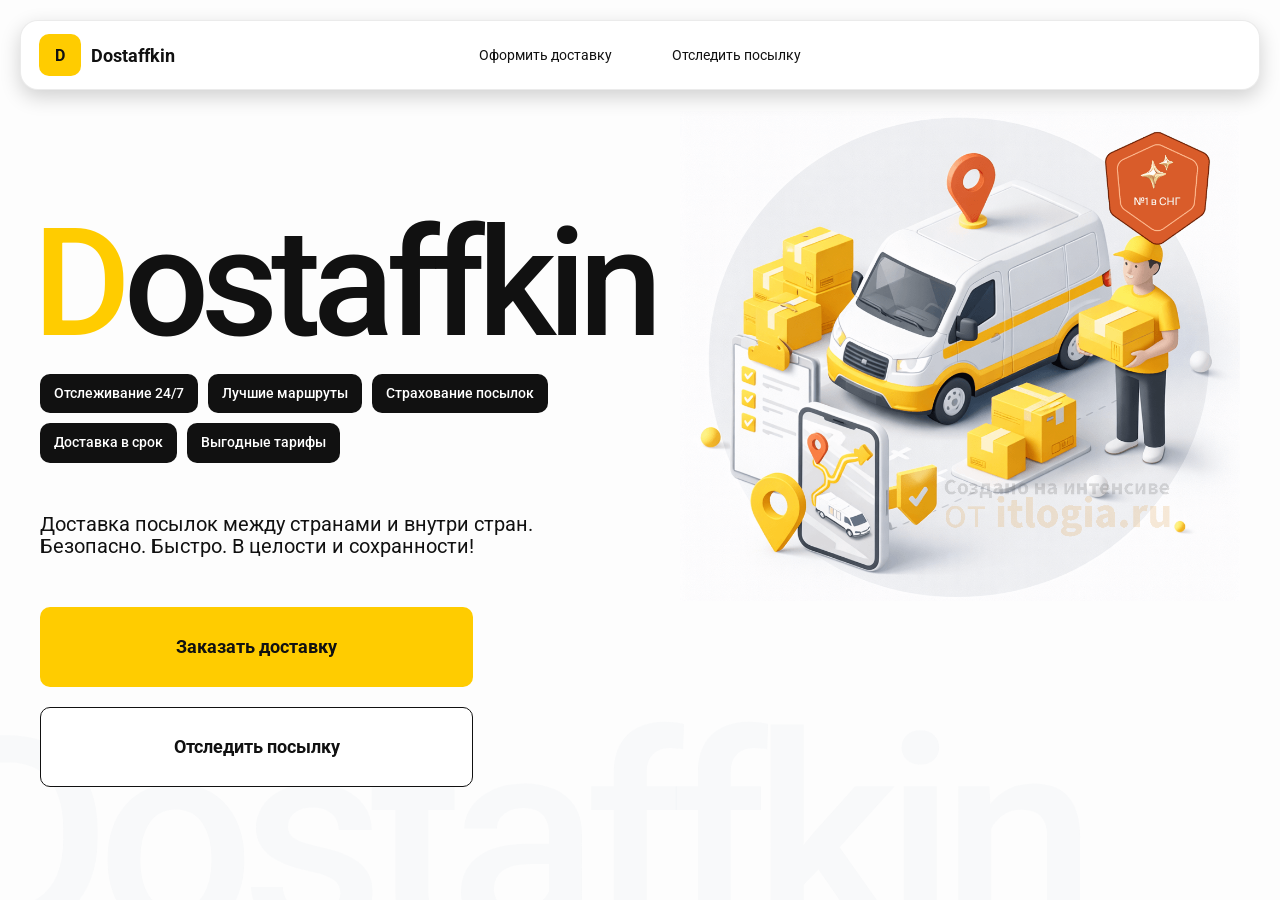
<file: index.html>
<!doctype html>
<html lang="ru">

<head>
    <meta charset="utf-8" />
    <meta name="viewport" content="width=device-width,initial-scale=1,maximum-scale=1,user-scalable=0" />
    <title>Dostaffkin — Доставка посылок между странами и внутри стран. Безопасно. Быстро. В целости и сохранности!
    </title>
    <link rel="stylesheet" href="styles/base.css" />
    <link rel="stylesheet" href="styles/base_adaptive.css" />
    <link rel="stylesheet" href="styles/index.css" />
    <link rel="stylesheet" href="styles/index_adaptive.css" />
</head>

<body>
    <div class="container">
        <header class="header">
            <a class="header-brand" href="#">
                <div class="header-logo">D</div>
                <div class="header-title">Dostaffkin</div>
            </a>
            <nav class="header-menu">
                <a class="header-link" href="./order.html">Оформить <span>доставку</span></a>
                <a class="header-link" href="./track.html">Отследить <span>посылку</span></a>
            </nav>
        </header>
        <main class="main">
            <section class="main-info">
                <div class="main-title">
                    <span>D</span>ostaffkin
                </div>
                <div class="main-features">
                    <div class="main-feature">Отслеживание 24/7</div>
                    <div class="main-feature">Лучшие маршруты</div>
                    <div class="main-feature">Страхование посылок</div>
                    <div class="main-feature">Доставка в срок</div>
                    <div class="main-feature">Выгодные тарифы</div>
                </div>
                <div class="main-description">
                    Доставка посылок между странами и внутри стран.
                    Безопасно. Быстро. В целости и сохранности!
                </div>
                <div class="main-actions">
                    <a class="button" type="button" href="./order.html">Заказать доставку</a>
                    <a class="button button-white" type="button" href="./track.html">Отследить посылку</a>
                </div>
            </section>
            <div class="main-title-ghost">Dostaffkin</div>
            <section class="main-image">
                <img src="images/main-image.png" alt="Main image" />
            </section>
        </main>
    </div>

</body>

</html>
</file>
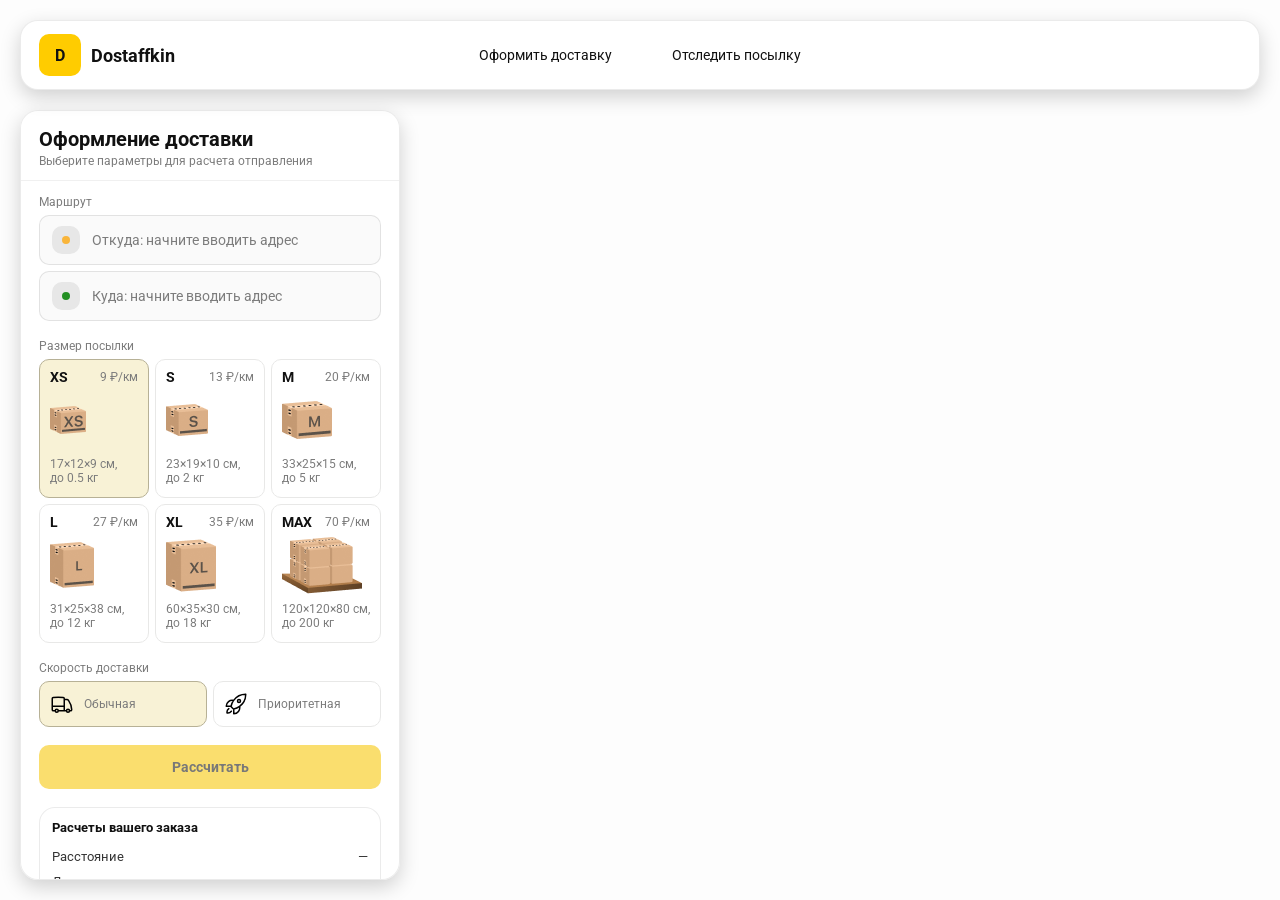
<file: order.html>
<!doctype html>
<html lang="ru">

<head>
    <meta charset="utf-8" />
    <meta name="viewport" content="width=device-width,initial-scale=1,maximum-scale=1,user-scalable=0" />
    <title>Оформление доставки</title>

    <link rel="stylesheet" href="styles/base.css" />
    <link rel="stylesheet" href="styles/base_adaptive.css" />

    <link rel="stylesheet" href="styles/order.css" />
    <link rel="stylesheet" href="styles/order_adaptive.css" />

    <script src="https://api-maps.yandex.ru/2.1/?lang=ru_RU&apikey=1918baf8-54f0-49fd-84ae-bbe6699cab96&suggest_apikey=1ced1fb7-0322-4c0f-8268-cc128cf33e7b" type="text/javascript"></script>
</head>

<body>
    <div id="map"></div>

    <header class="header">
        <a class="header-brand" href="./index.html">
            <div class="header-logo">D</div>
            <div class="header-title">Dostaffkin</div>
        </a>
        <nav class="header-menu">
            <a class="header-link" href="#">Оформить <span>доставку</span></a>
            <a class="header-link" href="./track.html">Отследить <span>посылку</span></a>
        </nav>
    </header>

    <aside class="main" id="sidebar">

        <div class="main-header">
            <div class="main-title">Оформление доставки</div>
            <div class="main-text">Выберите параметры для расчета отправления</div>
        </div>
        <div class="main-content">
            <div class="main-route">
                <div class="main-block-title">Маршрут</div>
                <div class="main-fields">
                    <div class="main-field" id="fromField">
                        <div class="main-pin"></div>
                        <input id="from" placeholder="Откуда: начните вводить адрес" autocomplete="off" />
                        <div class="main-ac" id="fromAc" role="listbox" aria-label="Подсказки адресов"></div>
                    </div>

                    <div class="main-field" id="toField">
                        <div class="main-pin"></div>
                        <input id="to" placeholder="Куда: начните вводить адрес" autocomplete="off" />
                        <div class="main-ac" id="toAc" role="listbox" aria-label="Подсказки адресов"></div>
                    </div>
                </div>
            </div>
            <div class="main-package">
                <div class="main-block-title">Размер посылки</div>

                <div class="main-sizes">
                    <div class="main-size-card is-active" data-value="xs">
                        <div class="main-size-top">
                            <div class="main-size-label">XS</div>
                            <div class="main-size-rate">9 ₽/км</div>
                        </div>
                        <div class="main-size-media">
                            <img src="images/sizes/xs.png" alt="Короб XS" />
                        </div>
                        <div class="main-size-description">17×12×9 см,<br>до 0.5 кг</div>
                    </div>

                    <div class="main-size-card" data-value="s">
                        <div class="main-size-top">
                            <div class="main-size-label">S</div>
                            <div class="main-size-rate">13 ₽/км</div>
                        </div>
                        <div class="main-size-media">
                            <img src="images/sizes/s.png" alt="Короб S" />
                        </div>
                        <div class="main-size-description">23×19×10 см,<br>до 2 кг</div>
                    </div>

                    <div class="main-size-card" data-value="m">
                        <div class="main-size-top">
                            <div class="main-size-label">M</div>
                            <div class="main-size-rate">20 ₽/км</div>
                        </div>
                        <div class="main-size-media">
                            <img src="images/sizes/m.png" alt="Короб M" />
                        </div>
                        <div class="main-size-description">33×25×15 см,<br>до 5 кг</div>
                    </div>

                    <div class="main-size-card" data-value="l">
                        <div class="main-size-top">
                            <div class="main-size-label">L</div>
                            <div class="main-size-rate">27 ₽/км</div>
                        </div>
                        <div class="main-size-media">
                            <img src="images/sizes/l.png" alt="Короб L" />
                        </div>
                        <div class="main-size-description">31×25×38 см,<br>до 12 кг</div>
                    </div>

                    <div class="main-size-card" data-value="xl">
                        <div class="main-size-top">
                            <div class="main-size-label">XL</div>
                            <div class="main-size-rate">35 ₽/км</div>
                        </div>
                        <div class="main-size-media">
                            <img src="images/sizes/xl.png" alt="Короб XL" />
                        </div>
                        <div class="main-size-description">60×35×30 см,<br>до 18 кг</div>
                    </div>

                    <div class="main-size-card" data-value="max">
                        <div class="main-size-top">
                            <div class="main-size-label">MAX</div>
                            <div class="main-size-rate">70 ₽/км</div>
                        </div>
                        <div class="main-size-media main-size-media-palleta">
                            <img src="images/sizes/max.png" alt="Паллета" />
                        </div>
                        <div class="main-size-description">120×120×80 см,<br>до 200 кг</div>
                    </div>
                </div>
            </div>
            <div class="main-speed">
                <div class="main-block-title">Скорость доставки</div>

                <div class="main-speeds">
                    <div class="main-speed-card is-active" data-value="regular">
                        <img class="main-speed-media" src="images/icons/regular.svg" alt="Regular" />
                        <div class="main-speed-description">Обычная</div>
                    </div>
                    <div class="main-speed-card" data-value="fast">
                        <img class="main-speed-media" src="images/icons/fast.svg" alt="Fast" />
                        <div class="main-speed-description">Приоритетная</div>
                    </div>

                </div>
            </div>
            <div class="main-calculate-block">
                <button id="calc" class="button calculate-button" type="button" disabled>Рассчитать</button>
            </div>
            <div class="main-result" id="result">
                <div class="main-result-title">Расчеты вашего заказа</div>
                <div class="main-result-lines">
                    <div class="main-result-line"><span>Расстояние</span><span id="distanceValue">—</span></div>
                    <div class="main-result-line"><span>Доставим через</span><span id="durationValue">—</span></div>
                    <div class="main-result-line"><span>Тариф</span><span id="rateValue">—</span></div>
                </div>
                <div class="main-price">
                    <div class="main-price-label">Итого</div>
                    <div class="main-price-value" id="totalValue">—</div>
                </div>
            </div>
            <div class="main-order-box">
                <div class="main-order-form" id="orderForm">
                    <div class="main-order-title">Оформление доставки</div>
                    <div class="main-block-info-row">
                        <div class="main-block-title">Контакты</div>
                        <div class="order-fields">
                            <div class="main-field">
                                <input id="customerName" placeholder="Ваше имя" autocomplete="off" />
                            </div>
                            <div class="main-field">
                                <input id="customerPhone" placeholder="Ваш телефон" autocomplete="off"
                                    inputmode="tel" />
                            </div>
                        </div>
                    </div>
                    <div class="main-block-info-row extra-info">
                        <div class="main-block-title">Дополнительная информация</div>
                        <div class="main-field textarea">
                            <textarea id="comment" placeholder="Детали доставки и комментарии"></textarea>
                        </div>
                    </div>
                    <button id="submit" class="button main-submit-request" type="button" disabled>Отправить
                        заявку
                    </button>
                </div>

                <div class="main-order-success" id="orderSuccess">
                    <div class="main-success-icon">✓</div>
                    <div class="main-success-title">Заявка отправлена!</div>
                    <div class="main-success-title">Номер отправления – <span id="orderId"></span></div>
                    <div class="main-success-subtitle">Мы скоро свяжемся с вами</div>
                </div>
            </div>
        </div>
    </aside>

    <script src="scripts/order.js"></script>

</body>

</html>
</file>
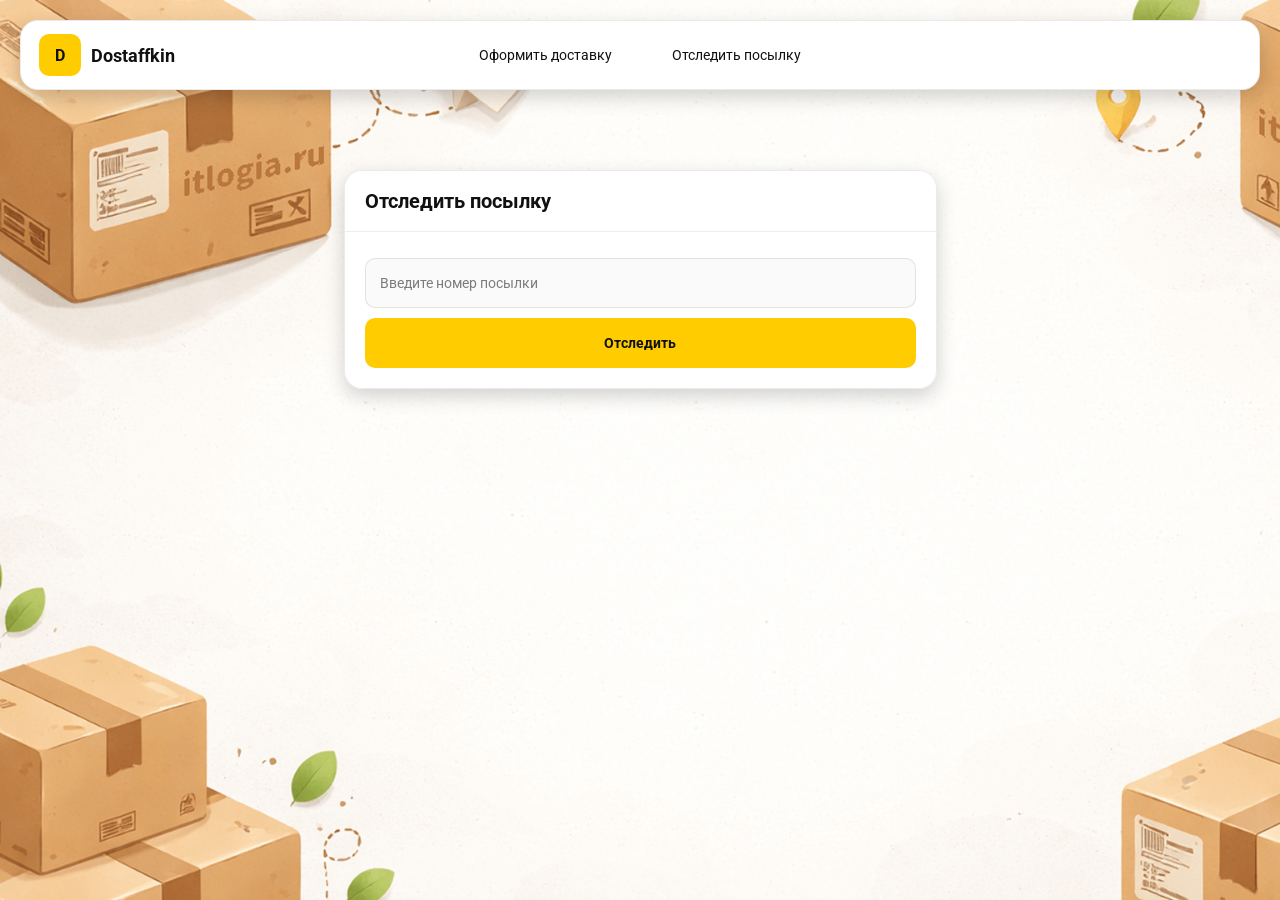
<file: track.html>
<!doctype html>
<html lang="ru">

<head>
    <meta charset="utf-8" />
    <meta name="viewport" content="width=device-width,initial-scale=1,maximum-scale=1,user-scalable=0" />
    <title>Отследить посылку</title>
    <link rel="stylesheet" href="styles/base.css" />
    <link rel="stylesheet" href="styles/base_adaptive.css" />

    <link rel="stylesheet" href="styles/track.css" />
    <link rel="stylesheet" href="styles/track_adaptive.css" />
</head>

<body>
    <div class="container">
        <header class="header">
            <a class="header-brand" href="./index.html">
                <div class="header-logo">D</div>
                <div class="header-title">Dostaffkin</div>
            </a>
            <nav class="header-menu">
                <a class="header-link" href="./order.html">Оформить <span>доставку</span></a>
                <a class="header-link" href="#">Отследить <span>посылку</span></a>
            </nav>
        </header>
        <main class="track-content">
            <section class="track-card track-search">
                <div class="track-title">Отследить посылку</div>
                <div class="track-action">
                    <div class="main-field track-field">
                        <input id="trackNumber" placeholder="Введите номер посылки" autocomplete="off" />
                    </div>
                    <button id="trackButton" class="button track-button" type="button">Отследить</button>
                </div>
            </section>
            <section class="track-card track-result" id="trackResult">
                <div class="track-result-header">
                    <div class="track-id" id="trackIdValue"></div>
                    <div class="track-routes">
                        <div class="track-route">
                            <div class="track-route-pin">
                                <svg xmlns="http://www.w3.org/2000/svg" fill="none" viewBox="0 0 24 24"
                                    stroke-width="1.5" stroke="orange" class="size-6">
                                    <path stroke-linecap="round" stroke-linejoin="round"
                                        d="M15 10.5a3 3 0 1 1-6 0 3 3 0 0 1 6 0Z" />
                                    <path stroke-linecap="round" stroke-linejoin="round"
                                        d="M19.5 10.5c0 7.142-7.5 11.25-7.5 11.25S4.5 17.642 4.5 10.5a7.5 7.5 0 1 1 15 0Z" />
                                </svg>
                            </div>
                            <div class="track-route-address" id="trackFromValue">
                                Откуда: Москва, улица Арбат, 1
                            </div>
                        </div>
                        <div class="track-route track-route-arrow">
                            <svg xmlns="http://www.w3.org/2000/svg" fill="none" viewBox="0 0 24 24" stroke-width="1.5"
                                stroke="currentColor" class="size-6">
                                <path stroke-linecap="round" stroke-linejoin="round"
                                    d="M19.5 13.5 12 21m0 0-7.5-7.5M12 21V3" />
                            </svg>
                        </div>
                        <div class="track-route">
                            <div class="track-route-pin">
                                <svg xmlns="http://www.w3.org/2000/svg" fill="none" viewBox="0 0 24 24"
                                    stroke-width="1.5" stroke="green" class="size-6">
                                    <path stroke-linecap="round" stroke-linejoin="round"
                                        d="M15 10.5a3 3 0 1 1-6 0 3 3 0 0 1 6 0Z" />
                                    <path stroke-linecap="round" stroke-linejoin="round"
                                        d="M19.5 10.5c0 7.142-7.5 11.25-7.5 11.25S4.5 17.642 4.5 10.5a7.5 7.5 0 1 1 15 0Z" />
                                </svg>
                            </div>
                            <div class="track-route-address" id="trackToValue">
                                Куда: Минск, проспект Независимости, 58
                            </div>
                        </div>
                    </div>
                </div>
                <div class="track-info">
                    <div class="track-status-title">Статус данной посылки:</div>
                    <div class="track-status-list" id="trackStatusList">

                    </div>
                </div>
            </section>
        </main>
    </div>
    <script src="scripts/track.js"></script>
</body>

</html>
</file>
<file: styles/base.css>
*, *::before, *::after {
    box-sizing: border-box;
}

@font-face {
    font-family: "Roboto";
    src: url("../fonts/Roboto-Regular.ttf");
    font-weight: normal;
}

@font-face {
    font-family: "Roboto";
    src: url("../fonts/Roboto-Bold.ttf");
    font-weight: bold;
}

@font-face {
    font-family: "Roboto";
    src: url("../fonts/Roboto-Medium.ttf");
    font-weight: 500;
}

html, body {
    margin: 0;
    color: #111111;
    font-family: "Roboto", sans-serif;
}

body {
    background: #FDFDFD;
}

.header {
    border-radius: 18px;
    box-shadow: 0 7px 20px 0 #0000002E;
    backdrop-filter: blur(10px);
    background: #ffffff;
    left: 20px;
    border: 1px solid rgba(0, 0, 0, 0.08);
    position: fixed;
    right: 20px;
    top: 20px;
    padding: 14px 18px;
    height: 70px;
    display: flex;
    align-items: center;
    z-index: 6;
}
.header-brand {
    display: flex;
    align-items: center;
    text-decoration: none;
    gap: 10px;
}

.header-logo {
    width: 42px;
    height: 42px;
    border-radius: 10px;
    background: #FFCC00;
    display: grid;
    place-items: center;
    font-weight: bold;
    color: #111;
}

.header-title {
    font-size: 18px;
    font-weight: bold;
    color: #111111;
    text-decoration: none;
}
.header-menu {
    display: flex;
    align-items: center;
    gap: 60px;
    margin: 0;
    position: absolute;
    left: 50%;
    transform: translateX(-50%);
}

.header-link {
    font-size: 14px;
    color: #111111;
    text-decoration: none;
}

.button {
    border: 0;
    outline: none;
    height: 44px;
    border-radius: 10px;
    font-size: 14px;
    font-weight: bold;
    cursor: pointer;
    font-family: inherit;
    transition: transform .08s ease, opacity .12s ease;
    background: #ffcc00;
    color: #111111;
    text-align: center;
    text-decoration: none;
}

.button:hover {
    background-color: #E5BC19;
}

.button:disabled {
    cursor: not-allowed;
    background-color: #FADE6E;
    color: #787878;
    transform: none;
}

.button.button-white {
    background: #ffffff;
    border: 1px solid #111111;
}

.button.button-white:hover {
    background: rgb(241 241 241);
}

.main-field {
    display: flex;
    align-items: center;
    margin-top: 6px;
    gap: 10px;
    border: 1px solid #1111111A;
    background: #FAFAFA;
    border-radius: 10px;
    padding: 10px 12px;
    position: relative;
    box-sizing: border-box;
    height: 50px;
}

.main-field.textarea {
    height: auto;
}

.main-pin {
    width: 28px;
    height: 28px;
    border-radius: 10px;
    background: rgba(17, 17, 17, 0.08);
    display: grid;
    place-items: center;
    flex: 0 0 auto;
    position: relative;
}

.main-pin::before {
    content: "";
    width: 8px;
    height: 8px;
    border-radius: 999px;
    background: orange;
    opacity: .75;
    display: block;
}

.main-field:last-child .main-pin::before {
    background: green;
    opacity: .85;
}

input, textarea {
    width: 100%;
    border: 0;
    outline: none;
    background: transparent;
    font-size: 14px;
    color: #111111;
    font-family: inherit;
}

textarea {
    resize: vertical;
    min-height: 72px;
    padding: 2px 0;
}

input::placeholder, textarea::placeholder {
    color: #7C7C7C;
}

.main-field:focus-within {
    border-color: rgba(0, 0, 0, 0.20);
    box-shadow: 0 0 0 4px rgba(255, 204, 0, 0.35);
    background: rgba(255, 255, 255, 0.75);
}
</file>
<file: styles/base_adaptive.css>
@media (max-width: 767px) {
    .header {
        left: 10px;
        right: 10px;
        top: 10px;
    }

    .header-link span {
        display: none;
    }

    .header-menu {
        gap: 20px;
        justify-content: flex-start;
        margin: 0 0 0 30px;
        position: static;
        transform: none;
    }
}

@media (max-width: 420px) {
    .header-title {
        display: none;
    }
}

@media (max-width: 374px) {
    .header-menu {
        gap: 10px;
        margin: 0 0 0 10px;
    }
}
</file>
<file: styles/index.css>
.container {
    overflow: hidden;
    min-height: 100vh;
}

.main {
    padding: 111px 40px 40px;
    position: relative;
    display: flex;
}

.main-info {
    max-width: 840px;
    width: 100%;
    position: relative;
}
.main-title {
    margin-top: 98px;
    font-weight: 500;
    font-size: 200px;
    line-height: 1;
    letter-spacing: -0.05em;
    color: #111111;
    left: -15px;
    position: relative;
}

.main-title span {
    color: #ffcc00;
}

.main-features {
    margin-top: 15px;
    display: flex;
    flex-wrap: wrap;
    gap: 10px;
}

.main-feature {
    background: #111111;
    color: #ffffff;
    padding: 12px 14px;
    font-weight: 500;
    font-size: 14px;
    line-height: 1.1;
    border-radius: 10px;
}

.main-description {
    margin-top: 50px;
    max-width: 500px;
    font-size: 20px;
    line-height: 1.1;
    color: #111111;
}

.main-actions {
    margin-top: 50px;
    display: flex;
    flex-direction: column;
    gap: 20px;
}

.main-actions .button {
    height: 80px;
    width: 433px;
    font-size: 18px;
    font-weight: bold;
    place-items: center;
    display: grid;
}

.main-title-ghost {
    position: absolute;
    z-index: -1;
    left: -70px;
    bottom: -150px;
    font-weight: 500;
    font-size: 278px;
    line-height: 1;
    letter-spacing: -0.05em;
    color: #ECEDF04D;
}

.main-image {
    width: 1024px;
    top: 100px;
    z-index: -2;
}

.main-image img {
    width: 100%;
    max-width: 1024px;
    height: auto;
    display: block;
}
</file>
<file: styles/index_adaptive.css>
@media (max-width: 1760px) {
    .main-title {
        font-size: 150px;
        left: -7px;
    }

    .main-info {
        max-width: 640px;
    }
}

@media (max-width: 1200px) {
    .main-info {
        max-width: 540px;
    }

    .main {
        padding: 111px 20px 20px;
    }

    .main-title {
        font-size: 120px;
        left: -4px;
    }

    .main-title-ghost {
        font-size: 220px;
    }
}

@media (max-width: 1024px) {
    .main-title {
        margin-top: 30px;
    }

    .main {
        flex-direction: column-reverse;
    }

    .main-image {
        max-width: 350px;
        position: absolute;
        left: 370px;
        top: 370px;
    }

    .main-info {
        max-width: 100%;
    }

    .main-actions {
        gap: 10px;
    }

    .main-actions .button {
        height: 50px;
        font-size: 14px;
        width: auto;
        max-width: 300px;
    }

    .main-description {
        max-width: 350px;
    }
}

@media (max-width: 570px) {
    .main-title {
        font-size: 88px;
    }

    .main-description {
        max-width: 100%
    }

    .main-actions {
       width: 100%;
    }

    .main-actions .button {
        width: 100%;
        max-width: 100%
    }

    .main-image {
        max-width: 650px;
        position: absolute;
        left: 170px;
        top: 70px;
        opacity: 0.2;
    }
}

@media (max-width: 400px) {
    .main-title {
        font-size: 70px;
    }
}
</file>
<file: styles/order.css>
#map {
    position: fixed;
    inset: 0;
}

.main {
    border-radius: 18px;
    box-shadow: 0 7px 20px 0 #0000002E;
    backdrop-filter: blur(10px);
    background: rgba(255, 255, 255, 0.96);
    left: 20px;
    border: 1px solid rgba(0, 0, 0, 0.08);
    position: fixed;
    top: 110px;
    bottom: 20px;
    width: 380px;
    display: flex;
    flex-direction: column;
    overflow: hidden;
    z-index: 5;
}

.main-header {
    padding: 18px 18px 12px 18px;
    border-bottom: 1px solid rgba(0, 0, 0, 0.06);
    display: flex;
    flex-direction: column;
}

.main-title {
    font-size: 20px;
    line-height: 100%;
    font-weight: bold;
}

.main-text {
    font-size: 12px;
    margin-top: 5px;
    color: #7C7C7C;
}

.main-content {
    padding: 14px 18px 18px 18px;
    overflow: auto;
    scrollbar-width: none;
    display: flex;
    flex-direction: column;
    gap: 18px;
    flex: 1;
}

.main-block-title {
    font-size: 12px;
    color: #7C7C7C;
}

.main-route .main-block-title,
.main-package .main-block-title {
    margin-bottom: 6px;
}

.main-sizes {
    display: grid;
    gap: 6px;
    grid-template-columns: repeat(3, 1fr);
}

.main-size-card {
    border: 1px solid #E8E8E7;
    background: #FFFFFF;
    border-radius: 10px;
    padding: 10px;
    cursor: pointer;
    user-select: none;
    transition: transform .08s ease, border-color .12s ease, background .12s ease;
    min-height: 139px;
}

.main-size-card:hover {
    transform: translateY(-1px);
}

.main-size-card.is-active {
    background-color: #F8F2D6;
    border-color: #B7B196;
}

.main-size-top {
    display: flex;
    align-items: center;
    justify-content: space-between;
}

.main-size-label {
    font-weight: bold;
    font-size: 14px;
    color: #111111;
    line-height: 100%;
}

.main-size-rate {
    font-size: 12px;
    color: #7C7C7C;
    line-height: 100%;
}

.main-size-media {
    margin-top: 8px;
    height: 57px;
}

.main-size-description {
    margin-top: 8px;
    font-size: 12px;
    color: #7C7C7C;
    line-height: 1.2;
}

.calculate-button {
    width: 100%;
}

.main-result {
    border: 1px solid rgba(0, 0, 0, 0.08);
    background: rgba(255, 255, 255, 0.75);
    border-radius: 16px;
    padding: 12px;
    line-height: 1.25;
}

.main-result-title {
    font-weight: bold;
    font-size: 13px;
    color: #111111;
    margin-bottom: 13px;
}

.main-result-lines {
    gap: 8px;
    display: flex;
    flex-direction: column;
}

.main-result-line {
    font-size: 13px;
    color: rgba(17, 17, 17, 0.85);
    display: flex;
    justify-content: space-between;
}

.main-price {
    margin-top: 18px;
    padding-top: 10px;
    border-top: 1px dashed rgba(0, 0, 0, 0.12);
    display: flex;
    align-items: baseline;
    justify-content: space-between;
}

.main-price-label {
    font-size: 12px;
    color: rgba(17, 17, 17, 0.55);
}

.main-price-value {
    font-size: 20px;
    font-weight: bold;
    color: #111111;
    letter-spacing: -0.3px;
}

.main-order-box {
    background: #ffffff;
    border: 1px solid #E8E8E7;
    border-radius: 10px;
    padding: 12px;
}

.main-order-title {
    margin-bottom: 8px;
    font-weight: bold;
    font-size: 14px;
    color: #111111;
}

.main-block-info {
    display: flex;
    flex-direction: column;
    gap: 6px;
}

.order-fields {
    display: grid;
    grid-template-columns: 1fr 1fr;
    column-gap: 10px;
    margin-top: 6px;
}

.main-block-info-row.extra-info {
    display: block;
    margin-top: 13px;
}

.main-submit-request {
    width: 100%;
    margin-top: 6px;
}

.main-order-success {
    display: none;
    text-align: center;
    padding: 22px 12px;
    gap: 12px;
}

.main-order-success.is-visible {
    display: flex;
    flex-direction: column;
    align-items: center;
}

.main-success-icon {
    width: 56px;
    height: 56px;
    border-radius: 50%;
    background: #16a34a;
    color: #ffffff;
    display: grid;
    place-items: center;
    font-size: 30px;
}

.main-success-title {
    font-size: 14px;
    font-weight: bold;
    color: #111111;
}

.main-success-subtitle {
    font-size: 12px;
    color: rgba(17, 17, 17, 0.55);
    line-height: 1.3;
}

.main-speed .main-block-title {
    margin-bottom: 6px;
}

.main-speeds {
    display: grid;
    gap: 6px;
    grid-template-columns: repeat(2, 1fr);
}

.main-speed-card {
    border: 1px solid #E8E8E7;
    background: #FFFFFF;
    border-radius: 10px;
    padding: 10px;
    cursor: pointer;
    user-select: none;
    transition: transform .08s ease, border-color .12s ease, background .12s ease;
    display: flex;
    align-items: center;
    gap: 10px;
}

.main-speed-card:hover {
    transform: translateY(-1px);
}

.main-speed-card.is-active {
    background-color: #F8F2D6;
    border-color: #B7B196;
}

.main-speed-description {
    font-size: 12px;
    color: #7C7C7C;
    line-height: 1.2;
}
</file>
<file: styles/order_adaptive.css>
@media (max-width: 767px) {
    .main {
        left: 10px;
        right: 10px;
        top: 50%;
        bottom: 12px;
        width: auto;
        max-width: none;
    }
}

@media (max-width: 420px) {
    .main-sizes {
        grid-template-columns: repeat(2, 1fr);
    }
}
</file>
<file: styles/track.css>
.container {
    background: #F4F4F4 url("../images/track-bg.png");
    background-size: cover;
    min-height: 100vh;
    padding: 170px 0 50px 0;
}

.track-content {
    width: 593px;
    margin: 0 auto;
}

.track-card {
    width: 100%;
    border-radius: 18px;
    box-shadow: 0 7px 20px 0 #0000002E;
    backdrop-filter: blur(10px);
    background: rgba(255, 255, 255, 0.96);
    border: 1px solid rgba(0, 0, 0, 0.08);
}

.track-title {
    font-size: 20px;
    line-height: 100%;
    font-weight: bold;
    border-bottom: 1px solid #EEEEEE;
    padding: 20px;
}

.track-action {
    padding: 20px;
}

.track-button {
    width: 100%;
    height: 50px;
}

.track-field {
    margin-bottom: 10px;
}

.track-result {
    margin-top: 5px;
    display: none;
}

.track-result.is-visible {
    display: block;
}

.track-result-header {
    font-weight: bold;
    font-size: 14px;
    color: #111111;
    padding: 20px;
    border-bottom: 1px solid #EEEEEE;
}

.track-id {
    margin-bottom: 12px;
    font-size: 20px;
}

.track-routes {
    display: flex;
    flex-direction: column;
    gap: 10px;
    font-weight: normal;
}

.track-route {
    display: flex;
    align-items: center;
    gap: 10px;
}

.track-route-pin {
    width: 24px;
    height: 24px;
    flex-shrink: 0;
}

.track-route-arrow {
    padding: 15px 0;
    width: 24px;
    height: 24px;
}

.track-info {
    padding: 20px;
}

.track-status {
    display: flex;
    align-items: center;
    font-size: 12px;
    gap: 10px;
}

.track-status-title {
    font-size: 14px;
    color: #111111;
    margin-bottom: 20px;
}

.track-status-list {
    display: flex;
    flex-direction: column;
    gap: 15px;
}

.track-status-icon {
    width: 40px;
    height: 40px;
    border-radius: 50%;
    background: rgba(17, 17, 17, 0.08);
    display: grid;
    place-items: center;
    flex: 0 0 auto;
}

.track-status.created .track-status-icon {
    background-color: #F1CB00;
}

.track-status.in-way .track-status-icon {
    background-color: #F08A11;
}

.track-status.ready .track-status-icon {
    background-color: #A35D0A;
}

.track-status.done .track-status-icon {
    background-color: #37C93B;
}

.track-status-text {
    display: flex;
    align-items: center;
    justify-content: space-between;
    color: #111111;
    font-size: 12px;
    flex: 1;
}

.track-status-date {
    color: rgba(17, 17, 17, 0.55);
}
</file>
<file: styles/track_adaptive.css>
@media (max-width: 767px) {
    .container {
        padding: 130px 0 50px 0;
    }

    .track-content {
        width: 100%;
        padding-left: 10px;
        padding-right: 10px;
    }

    .track-result-header {
        padding: 20px;
    }
}
</file>
